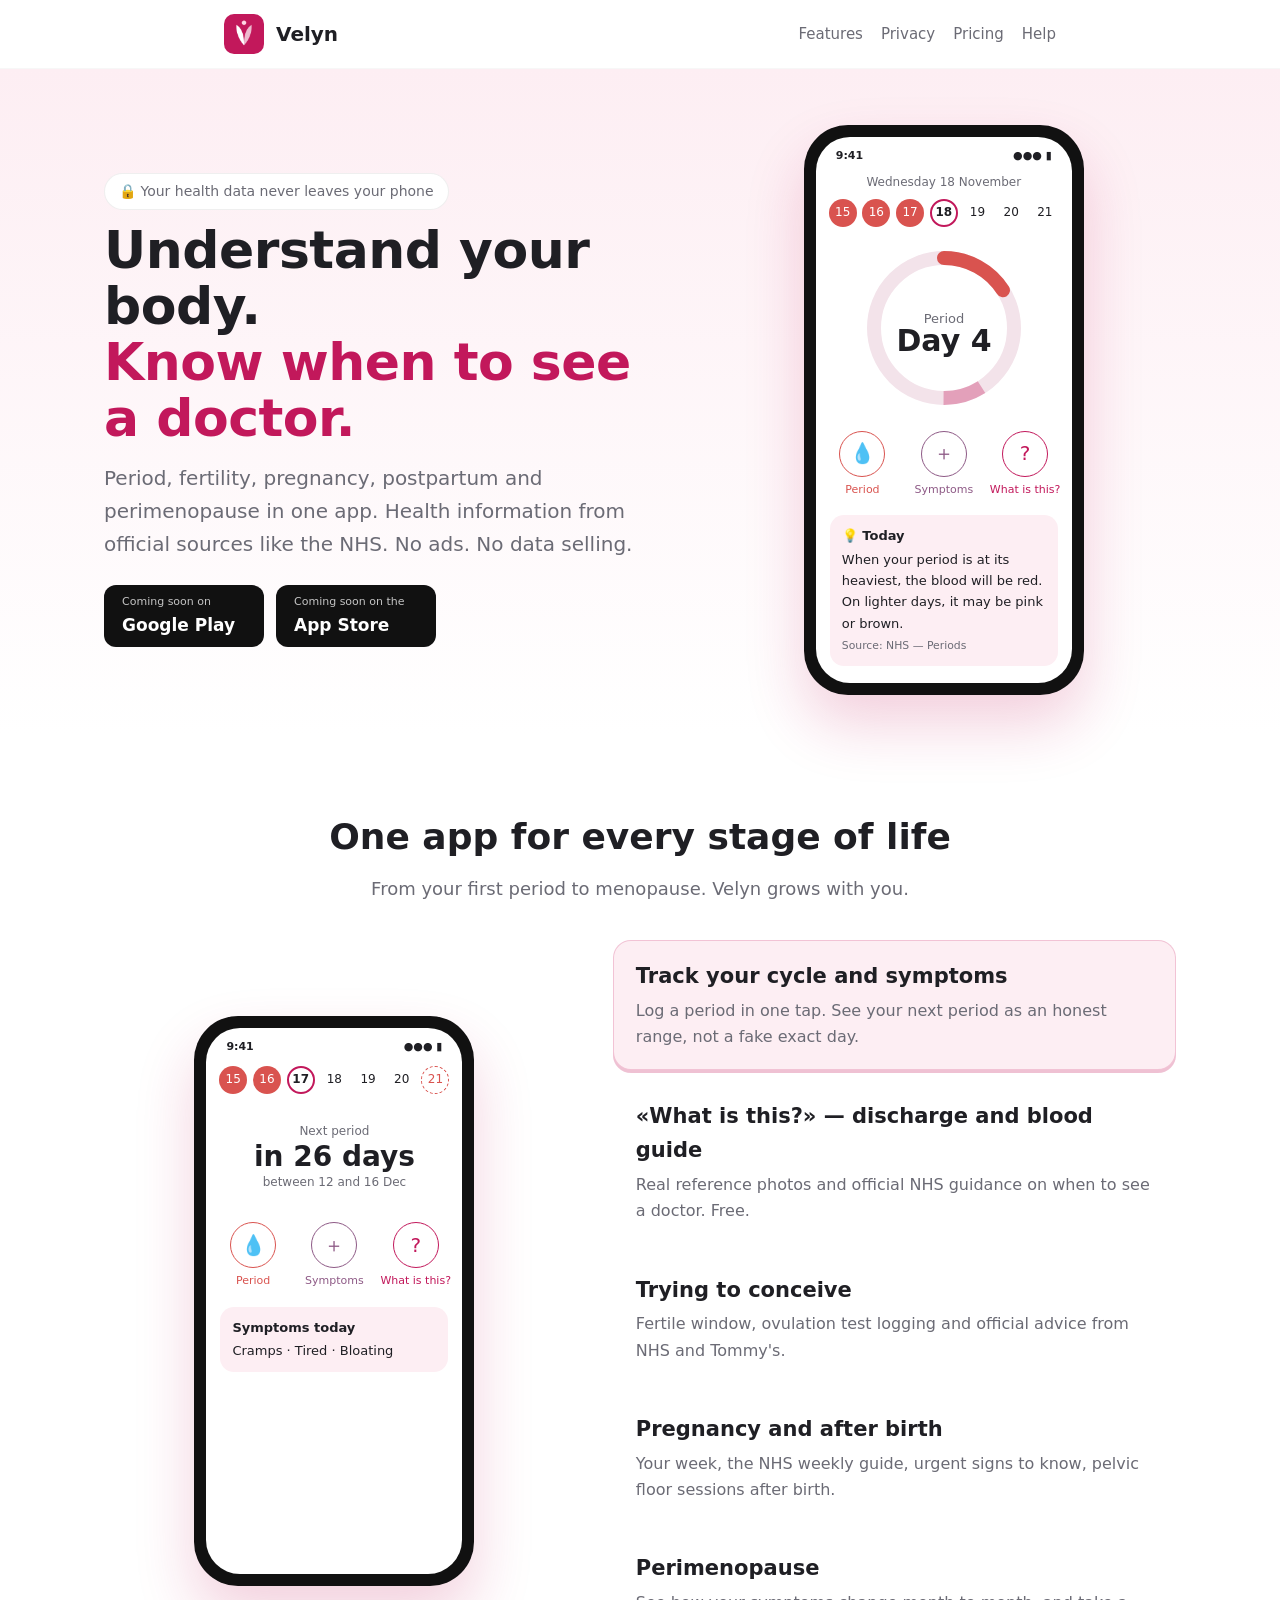
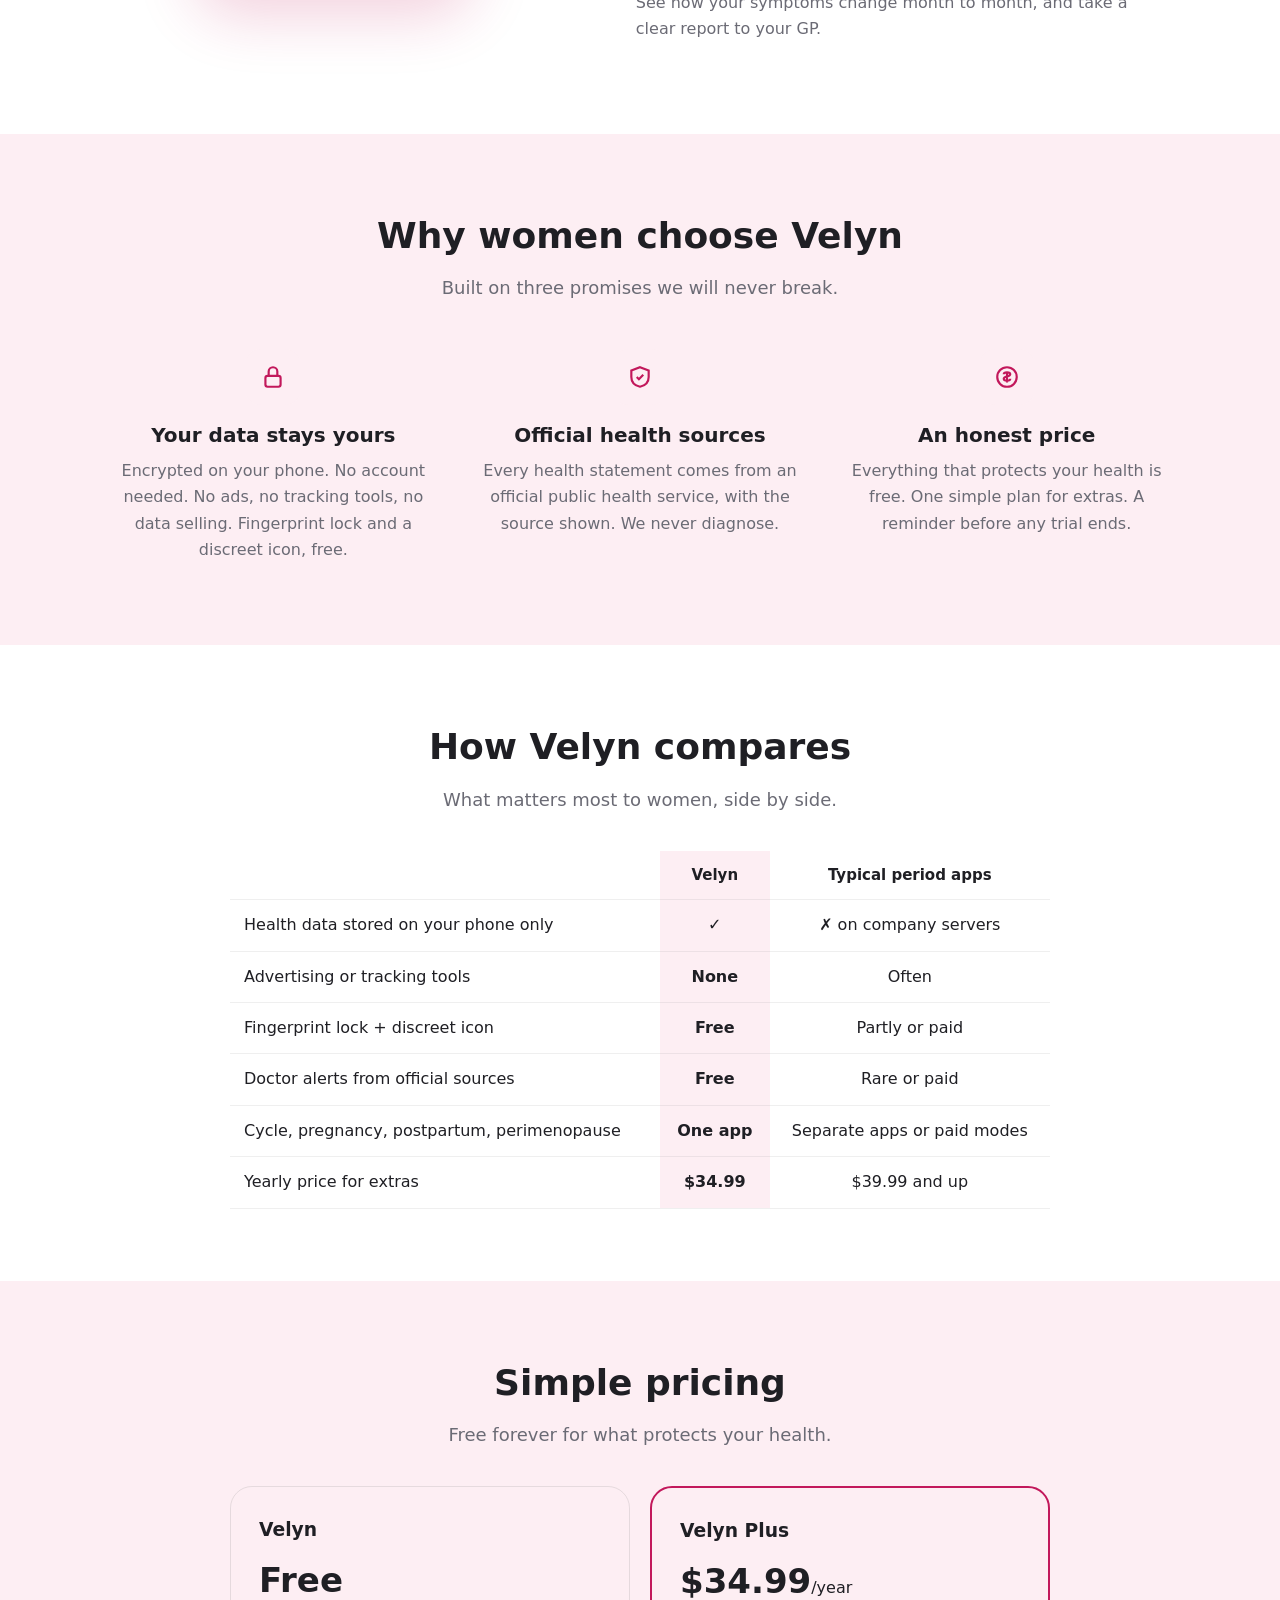
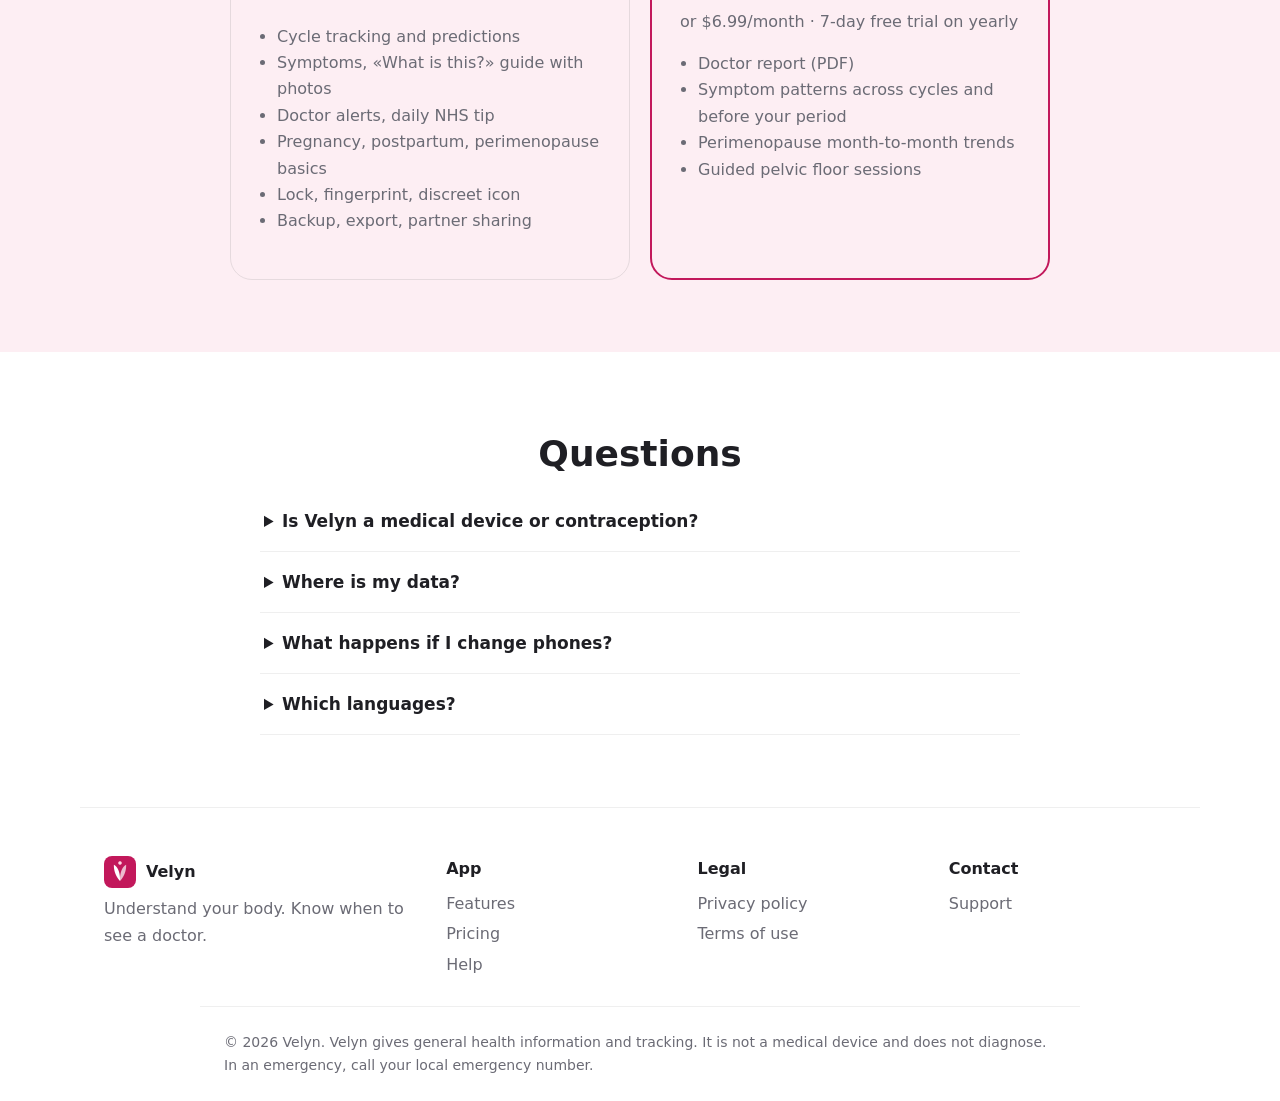
<file: index.html>
<!doctype html>
<html lang="en">
<head>
<meta charset="utf-8">
<meta name="viewport" content="width=device-width,initial-scale=1">
<title>Velyn — understand your body, privately</title>
<meta name="description" content="Period, fertility, pregnancy and perimenopause tracker. Your data stays on your phone. Official health sources. Honest price.">
<link rel="icon" href="icon.png">
<link rel="stylesheet" href="style.css">
<style>
.top{position:sticky;top:0;background:color-mix(in srgb,var(--bg) 92%,transparent);backdrop-filter:blur(8px);z-index:5;border-bottom:1px solid #8881}
.top header{padding:14px 24px}
.btn{display:inline-block;background:var(--pink);color:#fff!important;text-decoration:none;padding:12px 22px;border-radius:999px;font-weight:600}
.btn.ghost{background:transparent;color:var(--pink)!important;border:1.5px solid var(--pink)}
.wrap{max-width:1120px;margin:auto;padding:0 24px}
.hero2{background:linear-gradient(180deg,var(--soft),var(--bg));padding:56px 0 40px}
.hero2 .wrap{display:grid;grid-template-columns:1.1fr .9fr;gap:40px;align-items:center}
.hero2 h1{font-size:52px;line-height:1.08;margin:12px 0 16px;letter-spacing:-.5px}
.hero2 h1 span{color:var(--pink)}
.lead{font-size:20px;color:var(--muted);margin:0 0 24px}
.pill{display:inline-flex;gap:8px;align-items:center;background:var(--bg);border:1px solid #8882;border-radius:999px;padding:6px 14px;font-size:14px;color:var(--muted)}
.stores{display:flex;gap:12px;flex-wrap:wrap}
.store{display:flex;flex-direction:column;justify-content:center;background:#111;color:#fff;border-radius:12px;padding:8px 18px;min-width:160px}
.store small{font-size:11px;opacity:.75}.store b{font-size:17px}
.phone{width:280px;height:570px;margin:auto;border-radius:44px;background:#111;padding:12px;box-shadow:0 30px 60px #c2185b33;position:relative}
.screen{width:100%;height:100%;border-radius:34px;background:#fff;overflow:hidden;color:#1F1F24;font-size:13px;display:flex;flex-direction:column}
.sbar{display:flex;justify-content:space-between;padding:10px 20px 4px;font-size:11px;font-weight:600}
.week{display:flex;justify-content:space-around;padding:6px 10px;font-size:12px}
.week div{width:28px;height:28px;border-radius:50%;display:grid;place-items:center}
.week .p{background:#D9534F;color:#fff}.week .t{border:2px solid var(--pink);font-weight:700}.week .f{background:#C2185B22}.week .pr{border:1.5px dashed #D9534F;color:#D9534F}
.ringbox{display:grid;place-items:center;padding:10px 0}
.big{font-size:28px;font-weight:700;text-align:center;line-height:1.1}
.mini{color:#6B6B75;font-size:12px;text-align:center}
.acts{display:flex;justify-content:space-around;padding:8px 6px}
.act{display:flex;flex-direction:column;align-items:center;gap:4px;font-size:11px;width:74px;text-align:center}
.act i{width:46px;height:46px;border-radius:50%;display:grid;place-items:center;font-style:normal;font-size:20px;border:1.5px solid currentColor}
.cardm{margin:8px 14px;border-radius:14px;padding:10px 12px;background:#FDEEF3}
.cardm b{display:block;margin-bottom:2px}.cardm small{color:#6B6B75}
section{padding:72px 0}
.center{text-align:center}.center h2{font-size:36px;margin:0 0 8px}.center p.sub{color:var(--muted);font-size:18px;margin:0 auto 36px;max-width:640px}
.feat{display:grid;grid-template-columns:.9fr 1.1fr;gap:48px;align-items:center}
.tabs{display:flex;flex-direction:column;gap:10px}
.tab{border-radius:18px;padding:18px 22px;cursor:pointer;border:1px solid transparent;transition:.25s}
.tab h3{margin:0 0 4px;font-size:21px}.tab p{margin:0;color:var(--muted)}
.tab.on{background:var(--soft);border-color:#C2185B33;box-shadow:0 3px 0 #C2185B44}
.why{display:grid;grid-template-columns:repeat(3,1fr);gap:28px}
.why div{text-align:center;padding:10px}.why .ic{width:56px;height:56px;margin:auto;border-radius:16px;background:var(--soft);display:grid;place-items:center;color:var(--pink)}
.why h3{margin:14px 0 6px;font-size:20px}.why p{color:var(--muted);margin:0}
.cmp{max-width:820px;margin:auto}.cmp td,.cmp th{padding:12px 14px;border:none;border-bottom:1px solid #8882}.cmp th{font-size:15px}.cmp td:not(:first-child),.cmp th:not(:first-child){text-align:center}
.cmp .us{background:var(--soft);font-weight:600}
.price{display:grid;grid-template-columns:1fr 1fr;gap:20px;max-width:820px;margin:auto}
.plan{border:1px solid #8883;border-radius:22px;padding:28px}.plan.hi{border:2px solid var(--pink)}
.plan h3{margin:0 0 6px}.plan .amt{font-size:34px;font-weight:700}.plan ul{padding-left:18px;color:var(--muted)}
.faq{max-width:760px;margin:auto}.faq details{border-bottom:1px solid #8882;padding:16px 4px}.faq summary{cursor:pointer;font-weight:600;font-size:17px}.faq p{color:var(--muted)}
.foot{display:grid;grid-template-columns:1.4fr 1fr 1fr 1fr;gap:24px;max-width:1120px;margin:auto;padding:48px 24px 24px;border-top:1px solid #8882}
.foot b{display:block;margin-bottom:8px}.foot a{display:block;color:var(--muted);text-decoration:none;margin:4px 0}
.foot p{color:var(--muted);margin:6px 0 0}
@media(max-width:820px){.hero2 .wrap,.feat,.price,.foot{grid-template-columns:1fr}.why{grid-template-columns:1fr}.hero2 h1{font-size:38px}nav a.hide{display:none}}
</style>
</head>
<body>
<div class="top"><header><img src="icon.png" alt=""><a href="index.html">Velyn</a><nav><a class="hide" href="#features">Features</a><a class="hide" href="#privacy">Privacy</a><a class="hide" href="#pricing">Pricing</a><a href="support.html">Help</a></nav></header></div>

<div class="hero2"><div class="wrap">
<div>
<span class="pill">🔒 Your health data never leaves your phone</span>
<h1>Understand your body.<br><span>Know when to see a doctor.</span></h1>
<p class="lead">Period, fertility, pregnancy, postpartum and perimenopause in one app. Health information from official sources like the NHS. No ads. No data selling.</p>
<div class="stores">
<div class="store"><small>Coming soon on</small><b>Google Play</b></div>
<div class="store"><small>Coming soon on the</small><b>App Store</b></div>
</div>
</div>
<div class="phone"><div class="screen">
<div class="sbar"><span>9:41</span><span>●●● ▮</span></div>
<div class="mini" style="margin-top:4px">Wednesday 18 November</div>
<div class="week"><div class="p">15</div><div class="p">16</div><div class="p">17</div><div class="t">18</div><div>19</div><div>20</div><div>21</div></div>
<div class="ringbox"><svg width="170" height="170" viewBox="0 0 170 170"><circle cx="85" cy="85" r="70" fill="none" stroke="#F3E3EA" stroke-width="14"/><circle cx="85" cy="85" r="70" fill="none" stroke="#D9534F" stroke-width="14" stroke-dasharray="70 370" transform="rotate(-90 85 85)" stroke-linecap="round"/><circle cx="85" cy="85" r="70" fill="none" stroke="#C2185B55" stroke-width="14" stroke-dasharray="40 400" stroke-dashoffset="-180" transform="rotate(-90 85 85)"/><text x="85" y="80" text-anchor="middle" font-size="13" fill="#6B6B75">Period</text><text x="85" y="108" text-anchor="middle" font-size="30" font-weight="700" fill="#1F1F24">Day 4</text></svg></div>
<div class="acts"><div class="act" style="color:#D9534F"><i>💧</i>Period</div><div class="act" style="color:#8E5A86"><i>＋</i>Symptoms</div><div class="act" style="color:#C2185B"><i>?</i>What is this?</div></div>
<div class="cardm"><b>💡 Today</b>When your period is at its heaviest, the blood will be red. On lighter days, it may be pink or brown.<br><small>Source: NHS — Periods</small></div>
</div></div>
</div></div>

<section id="features"><div class="wrap">
<div class="center"><h2>One app for every stage of life</h2><p class="sub">From your first period to menopause. Velyn grows with you.</p></div>
<div class="feat">
<div class="phone"><div class="screen" id="ps"></div></div>
<div class="tabs" id="tabs">
<div class="tab on" data-i="0"><h3>Track your cycle and symptoms</h3><p>Log a period in one tap. See your next period as an honest range, not a fake exact day.</p></div>
<div class="tab" data-i="1"><h3>«What is this?» — discharge and blood guide</h3><p>Real reference photos and official NHS guidance on when to see a doctor. Free.</p></div>
<div class="tab" data-i="2"><h3>Trying to conceive</h3><p>Fertile window, ovulation test logging and official advice from NHS and Tommy's.</p></div>
<div class="tab" data-i="3"><h3>Pregnancy and after birth</h3><p>Your week, the NHS weekly guide, urgent signs to know, pelvic floor sessions after birth.</p></div>
<div class="tab" data-i="4"><h3>Perimenopause</h3><p>See how your symptoms change month to month, and take a clear report to your GP.</p></div>
</div>
</div>
</div></section>

<section id="privacy" style="background:var(--soft)"><div class="wrap">
<div class="center"><h2>Why women choose Velyn</h2><p class="sub">Built on three promises we will never break.</p></div>
<div class="why">
<div><div class="ic"><svg width="26" height="26" viewBox="0 0 24 24" fill="none" stroke="currentColor" stroke-width="2"><rect x="5" y="11" width="14" height="10" rx="2"/><path d="M8 11V7a4 4 0 0 1 8 0v4"/></svg></div><h3>Your data stays yours</h3><p>Encrypted on your phone. No account needed. No ads, no tracking tools, no data selling. Fingerprint lock and a discreet icon, free.</p></div>
<div><div class="ic"><svg width="26" height="26" viewBox="0 0 24 24" fill="none" stroke="currentColor" stroke-width="2"><path d="M12 3l8 3v6c0 5-3.5 8-8 9-4.5-1-8-4-8-9V6z"/><path d="M9 12l2 2 4-4"/></svg></div><h3>Official health sources</h3><p>Every health statement comes from an official public health service, with the source shown. We never diagnose.</p></div>
<div><div class="ic"><svg width="26" height="26" viewBox="0 0 24 24" fill="none" stroke="currentColor" stroke-width="2"><circle cx="12" cy="12" r="9"/><path d="M12 7v10M9 9.5c0-1 1.3-1.8 3-1.8s3 .8 3 1.8-1.3 1.6-3 2-3 1-3 2 1.3 1.8 3 1.8 3-.8 3-1.8"/></svg></div><h3>An honest price</h3><p>Everything that protects your health is free. One simple plan for extras. A reminder before any trial ends.</p></div>
</div>
</div></section>

<section><div class="wrap">
<div class="center"><h2>How Velyn compares</h2><p class="sub">What matters most to women, side by side.</p></div>
<table class="cmp">
<tr><th></th><th class="us">Velyn</th><th>Typical period apps</th></tr>
<tr><td>Health data stored on your phone only</td><td class="us">✓</td><td>✗ on company servers</td></tr>
<tr><td>Advertising or tracking tools</td><td class="us">None</td><td>Often</td></tr>
<tr><td>Fingerprint lock + discreet icon</td><td class="us">Free</td><td>Partly or paid</td></tr>
<tr><td>Doctor alerts from official sources</td><td class="us">Free</td><td>Rare or paid</td></tr>
<tr><td>Cycle, pregnancy, postpartum, perimenopause</td><td class="us">One app</td><td>Separate apps or paid modes</td></tr>
<tr><td>Yearly price for extras</td><td class="us">$34.99</td><td>$39.99 and up</td></tr>
</table>
</div></section>

<section id="pricing" style="background:var(--soft)"><div class="wrap">
<div class="center"><h2>Simple pricing</h2><p class="sub">Free forever for what protects your health.</p></div>
<div class="price">
<div class="plan"><h3>Velyn</h3><div class="amt">Free</div><ul><li>Cycle tracking and predictions</li><li>Symptoms, «What is this?» guide with photos</li><li>Doctor alerts, daily NHS tip</li><li>Pregnancy, postpartum, perimenopause basics</li><li>Lock, fingerprint, discreet icon</li><li>Backup, export, partner sharing</li></ul></div>
<div class="plan hi"><h3>Velyn Plus</h3><div class="amt">$34.99<span style="font-size:16px;font-weight:400">/year</span></div><p style="color:var(--muted);margin:0">or $6.99/month · 7-day free trial on yearly</p><ul><li>Doctor report (PDF)</li><li>Symptom patterns across cycles and before your period</li><li>Perimenopause month-to-month trends</li><li>Guided pelvic floor sessions</li></ul></div>
</div>
</div></section>

<section><div class="wrap">
<div class="center"><h2>Questions</h2></div>
<div class="faq">
<details><summary>Is Velyn a medical device or contraception?</summary><p>No. Velyn gives tracking and general health information from official sources. It does not diagnose and must not be used as contraception.</p></details>
<details><summary>Where is my data?</summary><p>On your phone, in an encrypted database. We do not have a copy. You can export or delete it at any time.</p></details>
<details><summary>What happens if I change phones?</summary><p>Create a backup file protected by your own password, then restore it on the new phone.</p></details>
<details><summary>Which languages?</summary><p>17 languages, including English, French, Spanish, German, Italian, Portuguese and Dutch.</p></details>
</div>
</div></section>

<div class="foot">
<div><b style="display:flex;gap:10px;align-items:center"><img src="icon.png" width="32" height="32" style="border-radius:8px" alt="">Velyn</b><p>Understand your body. Know when to see a doctor.</p></div>
<div><b>App</b><a href="#features">Features</a><a href="#pricing">Pricing</a><a href="support.html">Help</a></div>
<div><b>Legal</b><a href="privacy.html">Privacy policy</a><a href="terms.html">Terms of use</a></div>
<div><b>Contact</b><a href="support.html">Support</a></div>
</div>
<footer>© 2026 Velyn. Velyn gives general health information and tracking. It is not a medical device and does not diagnose. In an emergency, call your local emergency number.</footer>

<script>
const S=[
`<div class="sbar"><span>9:41</span><span>●●● ▮</span></div><div class="week"><div class="p">15</div><div class="p">16</div><div class="t">17</div><div>18</div><div>19</div><div>20</div><div class="pr">21</div></div><div style="padding:22px 0;text-align:center"><div class="mini">Next period</div><div class="big">in 26 days</div><div class="mini">between 12 and 16 Dec</div></div><div class="acts"><div class="act" style="color:#D9534F"><i>💧</i>Period</div><div class="act" style="color:#8E5A86"><i>＋</i>Symptoms</div><div class="act" style="color:#C2185B"><i>?</i>What is this?</div></div><div class="cardm"><b>Symptoms today</b>Cramps · Tired · Bloating</div>`,
`<div class="sbar"><span>9:41</span><span>●●● ▮</span></div><div style="padding:14px 16px"><b style="font-size:17px">What is this?</b><div class="mini" style="text-align:left">Choose what looks closest</div></div><div style="display:grid;grid-template-columns:1fr 1fr;gap:8px;padding:0 14px"><div class="cardm" style="margin:0;background:#F6F6F6">Clear / watery</div><div class="cardm" style="margin:0;background:#F6F6F6">Egg white</div><div class="cardm" style="margin:0;background:#F6F6F6">White, thick</div><div class="cardm" style="margin:0;background:#F6F6F6">Grey</div></div><div class="cardm" style="background:#FFF4E0"><b>🟡 See a GP or sexual health clinic if</b>your discharge changes colour, smell or texture.<br><small>Source: NHS — Vaginal discharge</small></div>`,
`<div class="sbar"><span>9:41</span><span>●●● ▮</span></div><div class="week"><div>9</div><div class="f">10</div><div class="f">11</div><div class="t">12</div><div class="f">13</div><div class="f">14</div><div>15</div></div><div style="padding:22px 0;text-align:center"><div class="mini">Trying to conceive</div><div class="big">Fertile window</div><div class="mini">Ovulation is about 12–14 days before your next period</div></div><div class="cardm"><b>Ovulation test</b>Positive today ✓</div><div class="cardm"><small>Source: NHS — Periods · Tommy's</small></div>`,
`<div class="sbar"><span>9:41</span><span>●●● ▮</span></div><div style="padding:24px 0;text-align:center"><div class="mini">Pregnancy</div><div class="big">Week 21</div><div class="mini">Due 2 April</div></div><div class="cardm"><b>This week — NHS guide</b>Open the official week-by-week page</div><div class="cardm" style="background:#FDE7E7"><b>🔴 Urgent signs to know</b>Call your midwife or maternity unit if…</div>`,
`<div class="sbar"><span>9:41</span><span>●●● ▮</span></div><div style="padding:14px 16px"><b style="font-size:16px">Your symptoms: this month vs last</b></div><div class="cardm" style="background:#F6F6F6">🔥 Hot flushes <span style="float:right">12 vs 8 ↗</span></div><div class="cardm" style="background:#F6F6F6">🌙 Night sweats <span style="float:right">6 vs 9 ↘</span></div><div class="cardm" style="background:#F6F6F6">😴 Poor sleep <span style="float:right">10 vs 10 →</span></div><div class="cardm"><b>Prepare my report for the doctor</b><small>Source: NHS — Menopause</small></div>`];
const ps=document.getElementById('ps'),tabs=[...document.querySelectorAll('.tab')];let cur=0,timer;
function show(i){cur=i;ps.innerHTML=S[i];tabs.forEach((t,k)=>t.classList.toggle('on',k===i));}
function auto(){clearInterval(timer);timer=setInterval(()=>show((cur+1)%S.length),4500);}
tabs.forEach(t=>t.onclick=()=>{show(+t.dataset.i);auto();});show(0);auto();
</script>
</body>
</html>
</file>
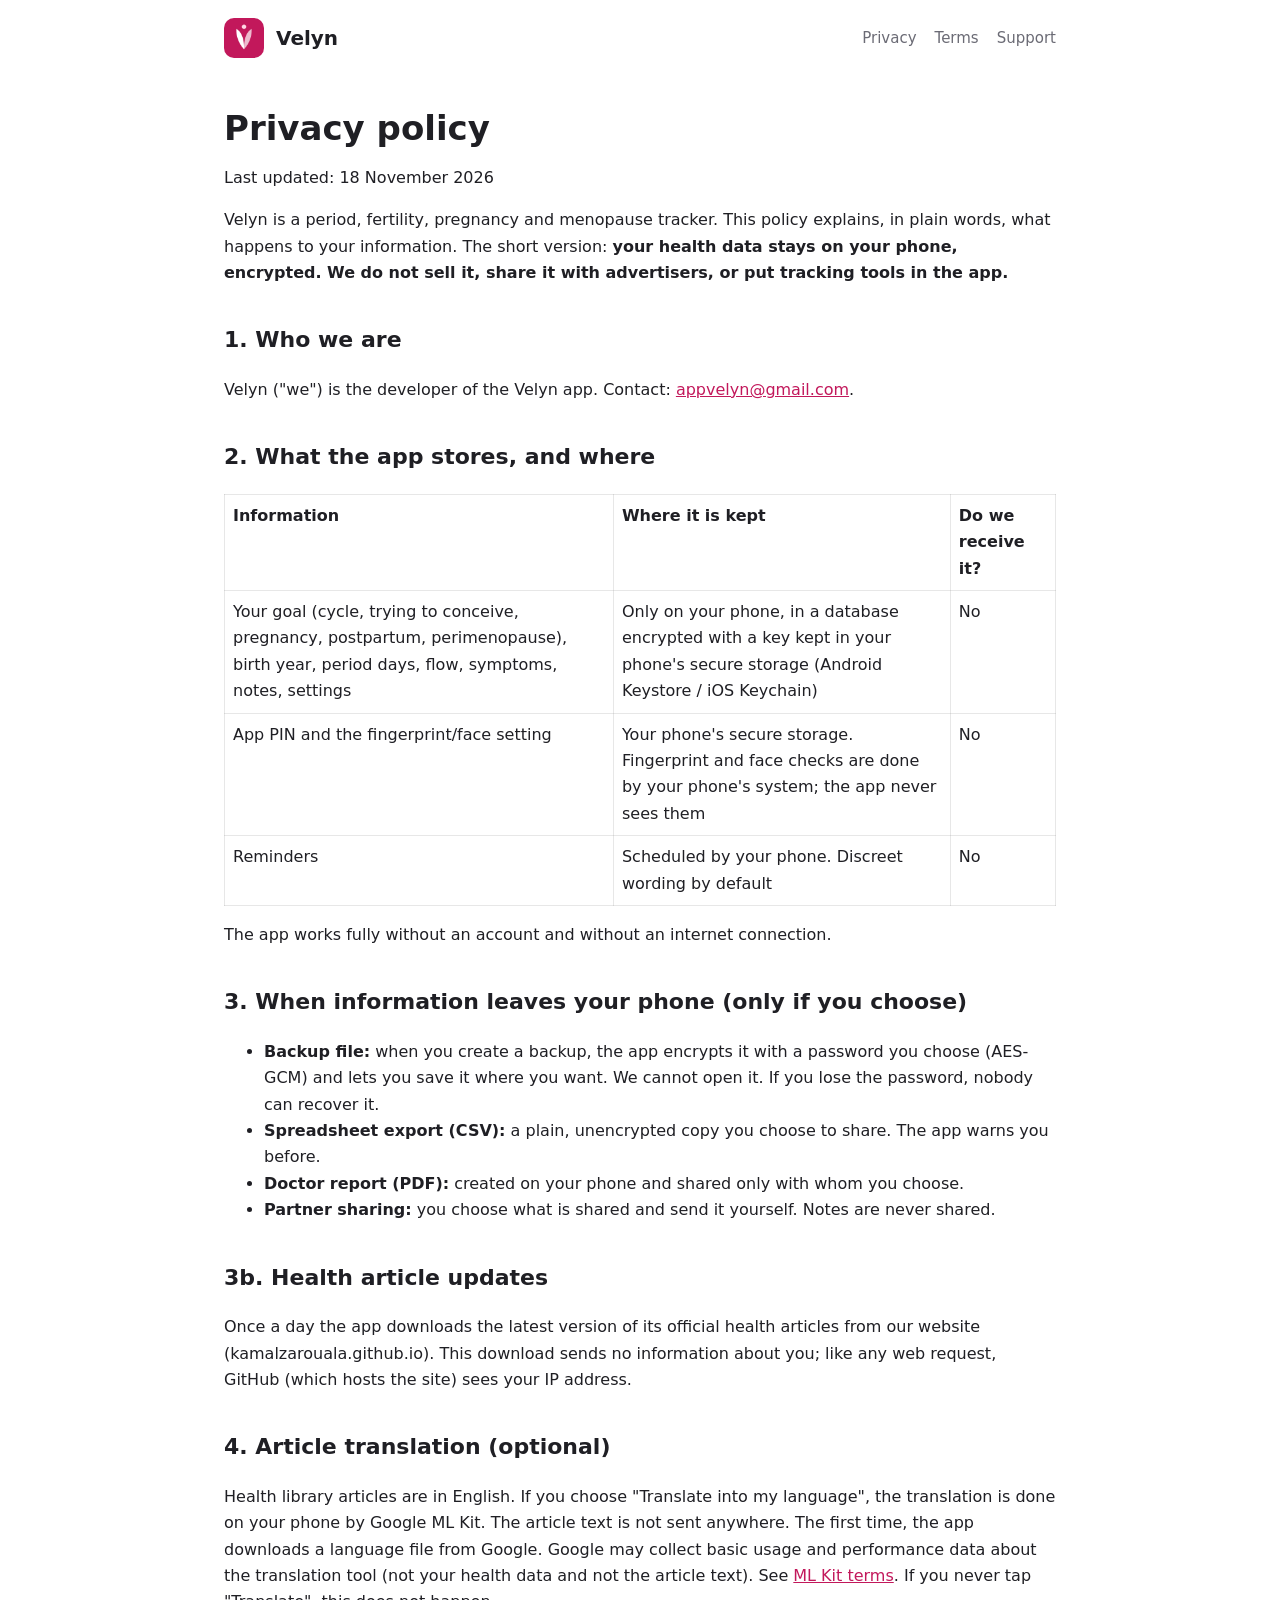
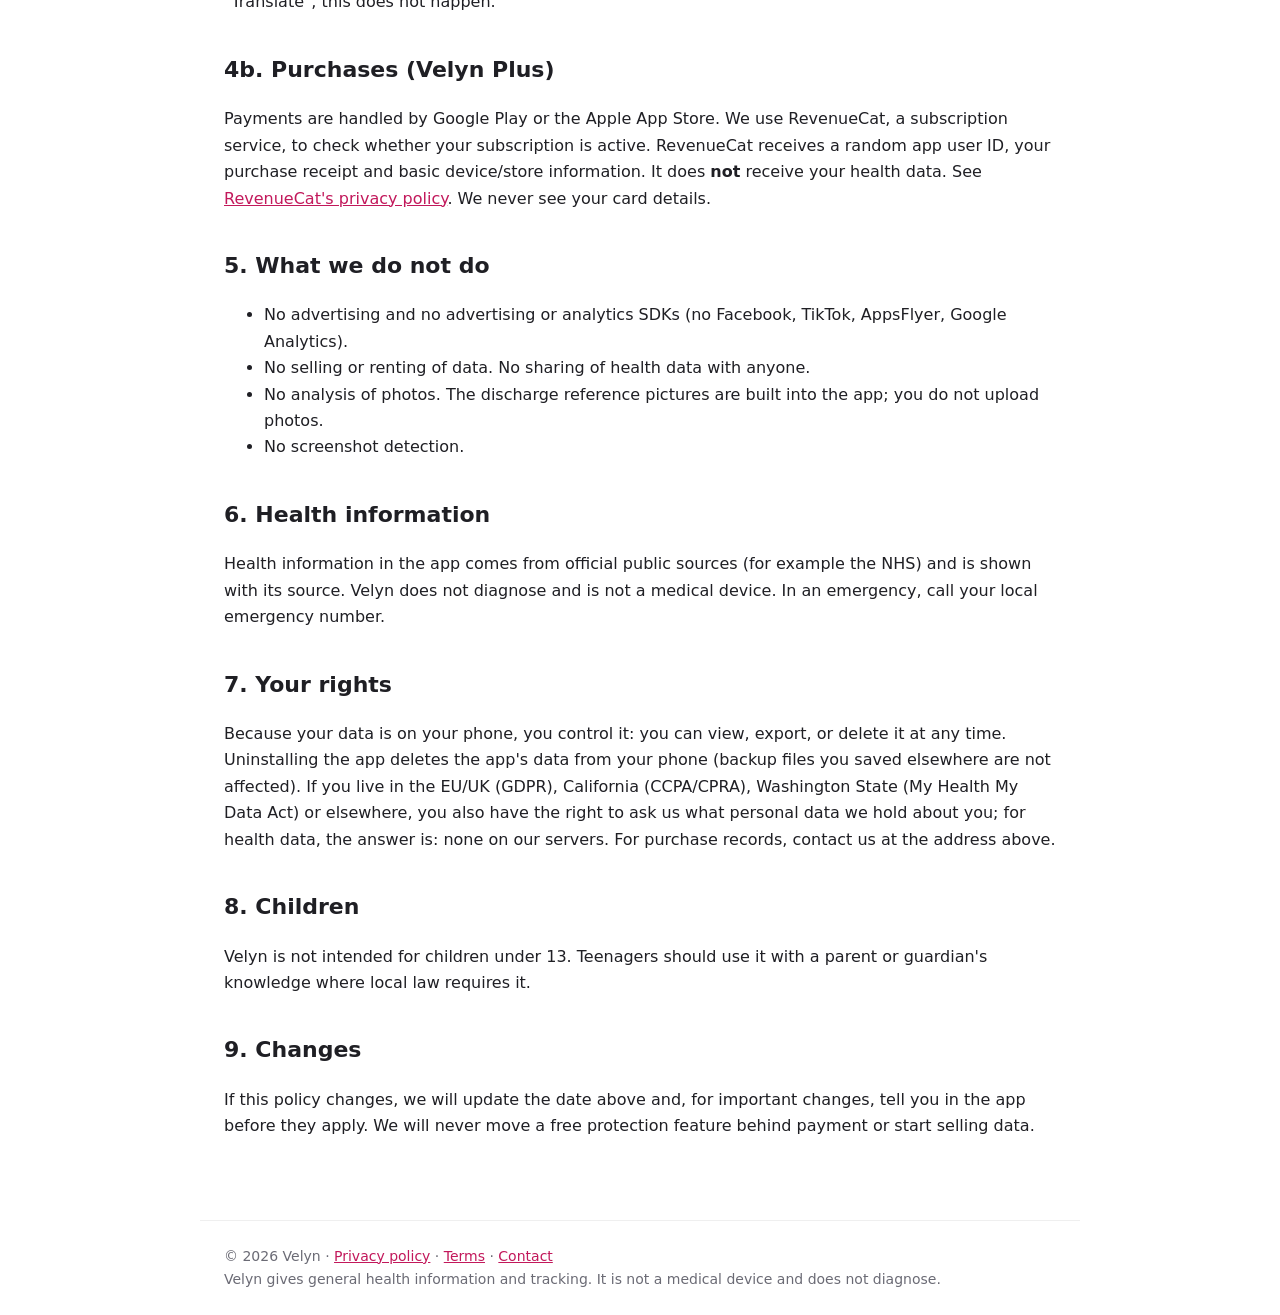
<file: privacy.html>
<!doctype html><html lang="en"><head><meta charset="utf-8"><meta name="viewport" content="width=device-width,initial-scale=1"><title>Velyn — Privacy policy</title><link rel="icon" href="icon.png"><link rel="stylesheet" href="style.css"></head><body><header><img src="icon.png" alt=""><a href="index.html">Velyn</a><nav><a href="privacy.html">Privacy</a><a href="terms.html">Terms</a><a href="support.html">Support</a></nav></header><main><h1>Privacy policy</h1><p>Last updated: 18 November 2026</p>
<p>Velyn is a period, fertility, pregnancy and menopause tracker. This policy explains, in plain words, what happens to your information. The short version: <b>your health data stays on your phone, encrypted. We do not sell it, share it with advertisers, or put tracking tools in the app.</b></p>
<h2>1. Who we are</h2><p>Velyn ("we") is the developer of the Velyn app. Contact: <a href="mailto:appvelyn@gmail.com">appvelyn@gmail.com</a>.</p>
<h2>2. What the app stores, and where</h2>
<table><tr><th>Information</th><th>Where it is kept</th><th>Do we receive it?</th></tr>
<tr><td>Your goal (cycle, trying to conceive, pregnancy, postpartum, perimenopause), birth year, period days, flow, symptoms, notes, settings</td><td>Only on your phone, in a database encrypted with a key kept in your phone's secure storage (Android Keystore / iOS Keychain)</td><td>No</td></tr>
<tr><td>App PIN and the fingerprint/face setting</td><td>Your phone's secure storage. Fingerprint and face checks are done by your phone's system; the app never sees them</td><td>No</td></tr>
<tr><td>Reminders</td><td>Scheduled by your phone. Discreet wording by default</td><td>No</td></tr></table>
<p>The app works fully without an account and without an internet connection.</p>
<h2>3. When information leaves your phone (only if you choose)</h2>
<ul>
<li><b>Backup file:</b> when you create a backup, the app encrypts it with a password you choose (AES-GCM) and lets you save it where you want. We cannot open it. If you lose the password, nobody can recover it.</li>
<li><b>Spreadsheet export (CSV):</b> a plain, unencrypted copy you choose to share. The app warns you before.</li>
<li><b>Doctor report (PDF):</b> created on your phone and shared only with whom you choose.</li>
<li><b>Partner sharing:</b> you choose what is shared and send it yourself. Notes are never shared.</li>
</ul>
<h2>3b. Health article updates</h2>
<p>Once a day the app downloads the latest version of its official health articles from our website (kamalzarouala.github.io). This download sends no information about you; like any web request, GitHub (which hosts the site) sees your IP address.</p>
<h2>4. Article translation (optional)</h2>
<p>Health library articles are in English. If you choose "Translate into my language", the translation is done on your phone by Google ML Kit. The article text is not sent anywhere. The first time, the app downloads a language file from Google. Google may collect basic usage and performance data about the translation tool (not your health data and not the article text). See <a href="https://developers.google.com/ml-kit/terms">ML Kit terms</a>. If you never tap "Translate", this does not happen.</p>
<h2>4b. Purchases (Velyn Plus)</h2>
<p>Payments are handled by Google Play or the Apple App Store. We use RevenueCat, a subscription service, to check whether your subscription is active. RevenueCat receives a random app user ID, your purchase receipt and basic device/store information. It does <b>not</b> receive your health data. See <a href="https://www.revenuecat.com/privacy">RevenueCat's privacy policy</a>. We never see your card details.</p>
<h2>5. What we do not do</h2>
<ul><li>No advertising and no advertising or analytics SDKs (no Facebook, TikTok, AppsFlyer, Google Analytics).</li><li>No selling or renting of data. No sharing of health data with anyone.</li><li>No analysis of photos. The discharge reference pictures are built into the app; you do not upload photos.</li><li>No screenshot detection.</li></ul>
<h2>6. Health information</h2><p>Health information in the app comes from official public sources (for example the NHS) and is shown with its source. Velyn does not diagnose and is not a medical device. In an emergency, call your local emergency number.</p>
<h2>7. Your rights</h2><p>Because your data is on your phone, you control it: you can view, export, or delete it at any time. Uninstalling the app deletes the app's data from your phone (backup files you saved elsewhere are not affected). If you live in the EU/UK (GDPR), California (CCPA/CPRA), Washington State (My Health My Data Act) or elsewhere, you also have the right to ask us what personal data we hold about you; for health data, the answer is: none on our servers. For purchase records, contact us at the address above.</p>
<h2>8. Children</h2><p>Velyn is not intended for children under 13. Teenagers should use it with a parent or guardian's knowledge where local law requires it.</p>
<h2>9. Changes</h2><p>If this policy changes, we will update the date above and, for important changes, tell you in the app before they apply. We will never move a free protection feature behind payment or start selling data.</p>
</main><footer>© 2026 Velyn · <a href="privacy.html">Privacy policy</a> · <a href="terms.html">Terms</a> · <a href="support.html">Contact</a><br>Velyn gives general health information and tracking. It is not a medical device and does not diagnose.</footer></body></html>
</file>
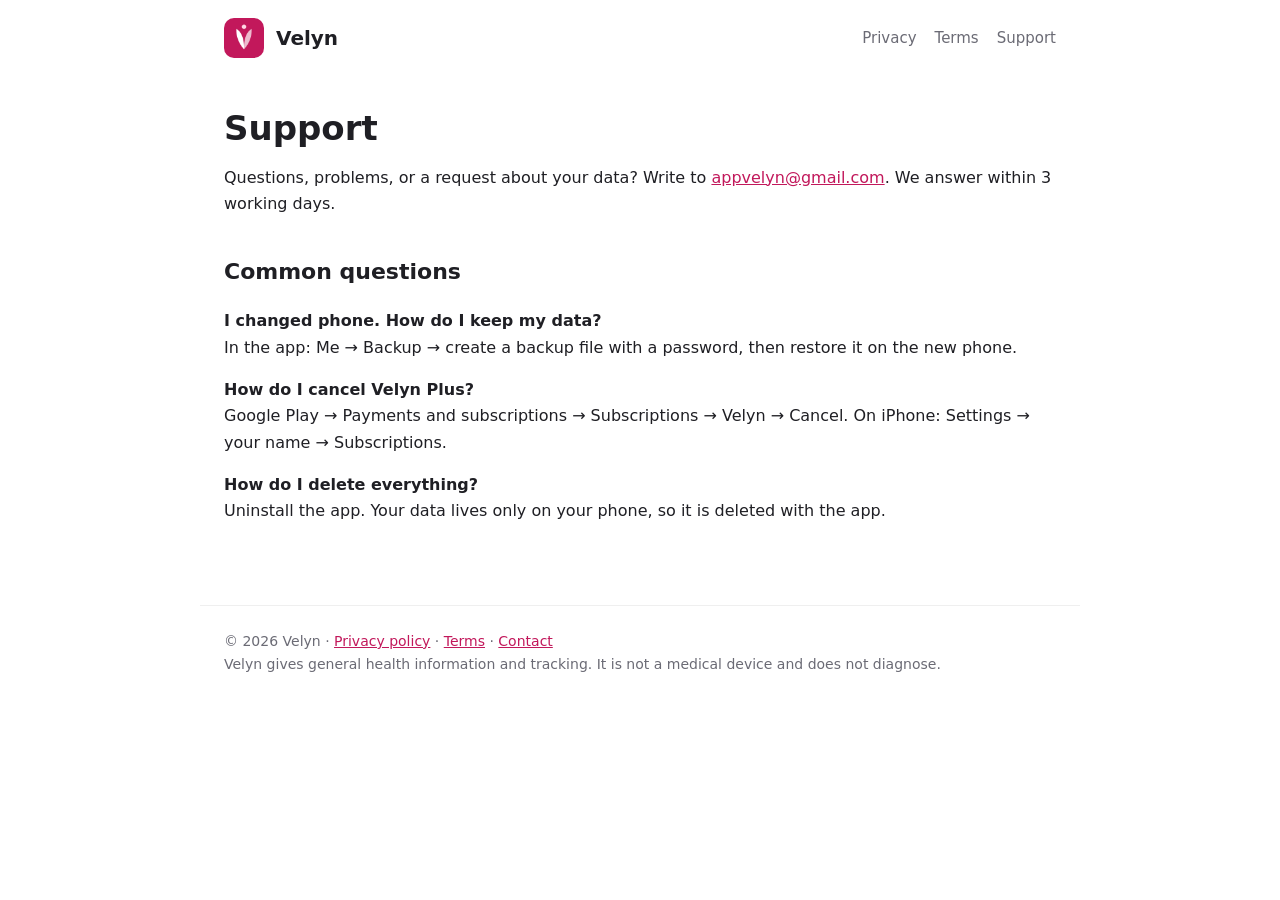
<file: support.html>
<!doctype html><html lang="en"><head><meta charset="utf-8"><meta name="viewport" content="width=device-width,initial-scale=1"><title>Velyn — Support</title><link rel="icon" href="icon.png"><link rel="stylesheet" href="style.css"></head><body><header><img src="icon.png" alt=""><a href="index.html">Velyn</a><nav><a href="privacy.html">Privacy</a><a href="terms.html">Terms</a><a href="support.html">Support</a></nav></header><main><h1>Support</h1>
<p>Questions, problems, or a request about your data? Write to <a href="mailto:appvelyn@gmail.com">appvelyn@gmail.com</a>. We answer within 3 working days.</p>
<h2>Common questions</h2>
<p><b>I changed phone. How do I keep my data?</b><br>In the app: Me → Backup → create a backup file with a password, then restore it on the new phone.</p>
<p><b>How do I cancel Velyn Plus?</b><br>Google Play → Payments and subscriptions → Subscriptions → Velyn → Cancel. On iPhone: Settings → your name → Subscriptions.</p>
<p><b>How do I delete everything?</b><br>Uninstall the app. Your data lives only on your phone, so it is deleted with the app.</p>
</main><footer>© 2026 Velyn · <a href="privacy.html">Privacy policy</a> · <a href="terms.html">Terms</a> · <a href="support.html">Contact</a><br>Velyn gives general health information and tracking. It is not a medical device and does not diagnose.</footer></body></html>
</file>
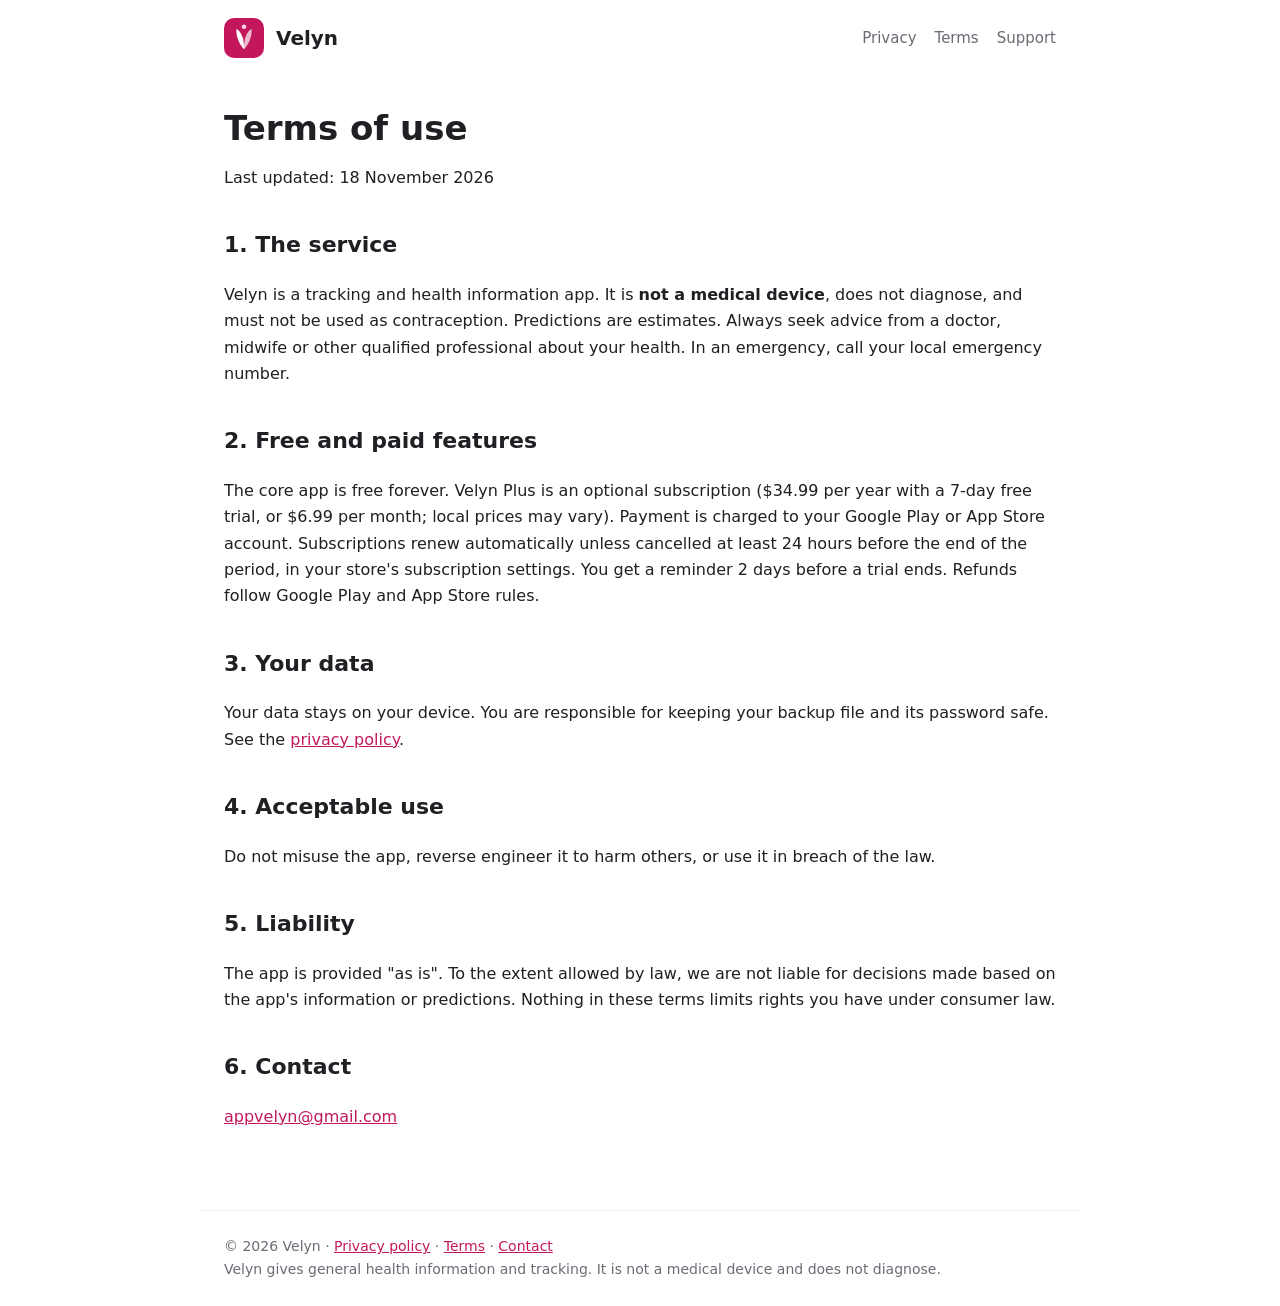
<file: terms.html>
<!doctype html><html lang="en"><head><meta charset="utf-8"><meta name="viewport" content="width=device-width,initial-scale=1"><title>Velyn — Terms of use</title><link rel="icon" href="icon.png"><link rel="stylesheet" href="style.css"></head><body><header><img src="icon.png" alt=""><a href="index.html">Velyn</a><nav><a href="privacy.html">Privacy</a><a href="terms.html">Terms</a><a href="support.html">Support</a></nav></header><main><h1>Terms of use</h1><p>Last updated: 18 November 2026</p>
<h2>1. The service</h2><p>Velyn is a tracking and health information app. It is <b>not a medical device</b>, does not diagnose, and must not be used as contraception. Predictions are estimates. Always seek advice from a doctor, midwife or other qualified professional about your health. In an emergency, call your local emergency number.</p>
<h2>2. Free and paid features</h2><p>The core app is free forever. Velyn Plus is an optional subscription ($34.99 per year with a 7-day free trial, or $6.99 per month; local prices may vary). Payment is charged to your Google Play or App Store account. Subscriptions renew automatically unless cancelled at least 24 hours before the end of the period, in your store's subscription settings. You get a reminder 2 days before a trial ends. Refunds follow Google Play and App Store rules.</p>
<h2>3. Your data</h2><p>Your data stays on your device. You are responsible for keeping your backup file and its password safe. See the <a href="privacy.html">privacy policy</a>.</p>
<h2>4. Acceptable use</h2><p>Do not misuse the app, reverse engineer it to harm others, or use it in breach of the law.</p>
<h2>5. Liability</h2><p>The app is provided "as is". To the extent allowed by law, we are not liable for decisions made based on the app's information or predictions. Nothing in these terms limits rights you have under consumer law.</p>
<h2>6. Contact</h2><p><a href="mailto:appvelyn@gmail.com">appvelyn@gmail.com</a></p>
</main><footer>© 2026 Velyn · <a href="privacy.html">Privacy policy</a> · <a href="terms.html">Terms</a> · <a href="support.html">Contact</a><br>Velyn gives general health information and tracking. It is not a medical device and does not diagnose.</footer></body></html>
</file>
<file: style.css>
:root{--pink:#C2185B;--plum:#8E5A86;--text:#1F1F24;--muted:#6B6B75;--bg:#FFFFFF;--soft:#FDEEF3}
@media(prefers-color-scheme:dark){:root{--text:#EDEDF0;--muted:#B4B4BE;--bg:#15161A;--soft:#2A1A22}}
*{box-sizing:border-box}body{margin:0;font-family:system-ui,-apple-system,"Segoe UI",Roboto,sans-serif;color:var(--text);background:var(--bg);line-height:1.65}
header{display:flex;align-items:center;gap:12px;padding:18px 24px;max-width:880px;margin:auto}
header img{width:40px;height:40px;border-radius:10px}header a{color:inherit;text-decoration:none;font-weight:600;font-size:20px}
nav{margin-left:auto;display:flex;gap:18px;font-size:15px}nav a{font-weight:400;font-size:15px;color:var(--muted)}
main{max-width:880px;margin:auto;padding:8px 24px 64px}h1{font-size:34px;line-height:1.2;margin:24px 0 8px}h2{margin-top:36px;font-size:22px}
.hero{background:var(--soft);border-radius:24px;padding:36px;margin-top:12px}.hero p{font-size:19px;color:var(--muted);margin:0}
.grid{display:grid;grid-template-columns:repeat(auto-fit,minmax(240px,1fr));gap:16px;margin-top:24px}
.card{border:1px solid #8882;border-radius:16px;padding:18px}.card b{color:var(--pink)}
a{color:var(--pink)}footer{max-width:880px;margin:auto;padding:24px;color:var(--muted);font-size:14px;border-top:1px solid #8882}
table{border-collapse:collapse;width:100%}td,th{border:1px solid #8883;padding:8px;text-align:left;vertical-align:top}
</file>
